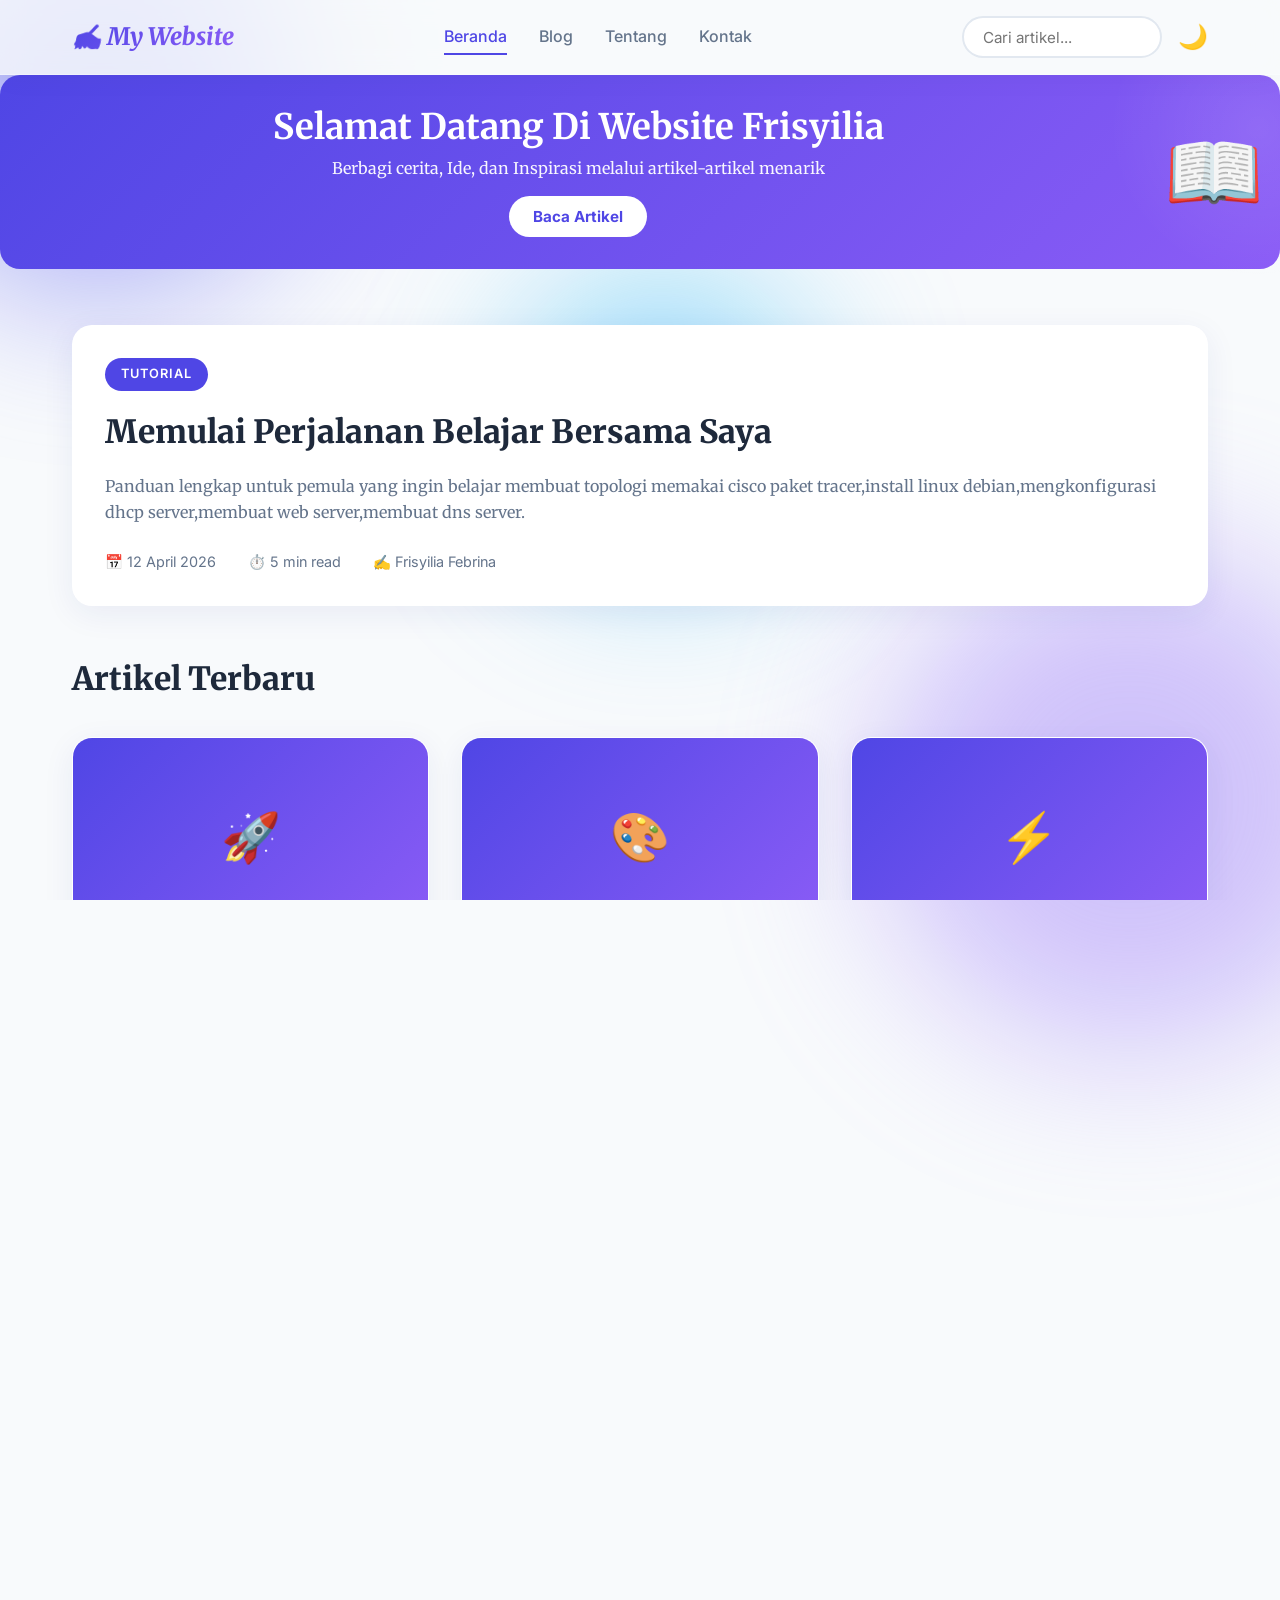
<file: index.html>
<!DOCTYPE html>
<html lang="id">
<head>
    <meta charset="UTF-8">
    <meta name="viewport" content="width=device-width, initial-scale=1.0">
    <title>My Blog - Berbagi Inspirasi dan Pengetahuan</title>
    
    <!-- Google Fonts -->
    <link rel="preconnect" href="https://fonts.googleapis.com">
    <link rel="preconnect" href="https://fonts.gstatic.com" crossorigin>
    <link href="https://fonts.googleapis.com/css2?family=Inter:wght@300;400;500;600;700;800&family=Merriweather:wght@300;400;700&display=swap" rel="stylesheet">
    
    <!-- Cache Control -->
    <meta http-equiv="Cache-Control" content="no-cache, no-store, must-revalidate, max-age=0">
    <meta http-equiv="Pragma" content="no-cache">
    <meta http-equiv="Expires" content="0">
    
    <link rel="stylesheet" href="style.css?t=20260419">
</head>
<body>
    <!-- Background Animated Shapes -->
    <div class="bg-shape shape-1"></div>
    <div class="bg-shape shape-2"></div>
    <div class="bg-shape shape-3"></div>

    <!-- Navigation Bar -->
    <nav class="navbar">
        <div class="navbar-container">
            <div class="logo">✍️ My Website</div>
            <div class="nav-center">
                <a href="#home" class="nav-link active">Beranda</a>
                <a href="#blog" class="nav-link">Blog</a>
                <a href="#about" class="nav-link">Tentang</a>
                <a href="#contact" class="nav-link">Kontak</a>
            </div>
            <div class="nav-right">
                <input type="text" class="search-box" id="searchBox" placeholder="Cari artikel...">
                <button class="theme-toggle" id="themeToggle">🌙</button>
            </div>
        </div>
    </nav>

    <!-- Hero Section -->
    <section class="hero" id="home">
        <div class="hero-content">
            <h1>Selamat Datang Di Website Frisyilia</h1>
            <p>Berbagi cerita, Ide, dan Inspirasi melalui artikel-artikel menarik</p>
            <button class="cta-button" onclick="document.getElementById('blog').scrollIntoView({behavior: 'smooth'})">Baca Artikel</button>
        </div>
        <div class="hero-image">📖</div>
    </section>

    <!-- Main Container -->
    <div class="container">
        <!-- Main Content -->
        <main class="content" id="blog">
            <!-- Featured Post -->
            <section class="featured-section">
                <div id="featuredPost" class="featured-post"></div>
            </section>

            <!-- Posts Grid -->
            <section class="posts-section">
                <h2>Artikel Terbaru</h2>
                <div class="posts-grid" id="postsGrid"></div>
            </section>
            <!-- Category Section -->
            <section class="category-section">
                <h3>Kategori</h3>
                <div class="category-tags" id="categoryTags"></div>
            </section>

            <!-- About Section -->
            <section class="about-section" id="about">
                <h2>Tentang Saya</h2>
                <div class="about-content">
                    <img src="Karakter.jpg" alt="Author" class="about-image">
                    <div class="about-text">
                        <h3>Selamat Datang 👋</h3>
                        <p>website ini adalah tempat saya berbagi pengetahuan, pengalaman, dan inspirasi seputar pembelajaran dan pengembangan diri. Semoga artikel-artikel di sini bermanfaat bagi Anda.</p>
                        <p>Terima kasih telah mengunjungi. Jangan ragu untuk bertanya jika masih ada yang membingungkan di setiap artikel.</p>
                    </div>
                </div>
            </section>

            <!-- Contact Section -->
            <section class="contact-section" id="contact">
                <h2>Hubungi Saya</h2>
                <form class="contact-form" id="contactForm">
                    <div class="form-group">
                        <input type="text" id="contactName" placeholder="Nama Anda" value="Frisyilia Febrina" disabled>
                    </div>
                    <div class="form-group">
                        <input type="email" id="contactEmail" placeholder="Email Anda" value="frisyilia25febrina@gmail.com" disabled>
                    </div>
                    <div class="form-group">
                        <input type="tel" id="contactPhone" placeholder="No Telepon Anda" value="0857-2502-8988" disabled>
                    </div>
                </form>
            </section>
        </main>
    </div>


    <!-- Footer -->
    <footer class="footer">
        <div class="footer-content">
            <p>&copy; 2026 My Blog. Semua hak dilindungi.</p>
            <div class="social-links">
                <a href="#" class="social-icon">📘</a>
                <a href="#" class="social-icon">🐦</a>
                <a href="#" class="social-icon">📷</a>
            </div>
        </div>
    </footer>

    <!-- Modal Post Detail -->
    <div id="postModal" class="modal">
        <div class="modal-content modal-large">
            <div class="modal-header">
                <button class="modal-close" id="closePostModal">&times;</button>
            </div>
            <div id="postModalContent" class="post-detail">
                <!-- Post detail akan di-generate dengan JavaScript -->
            </div>
        </div>
    </div>

    <script src="script-blog.js?t=20260419"></script>
</body>
</html>
</file>
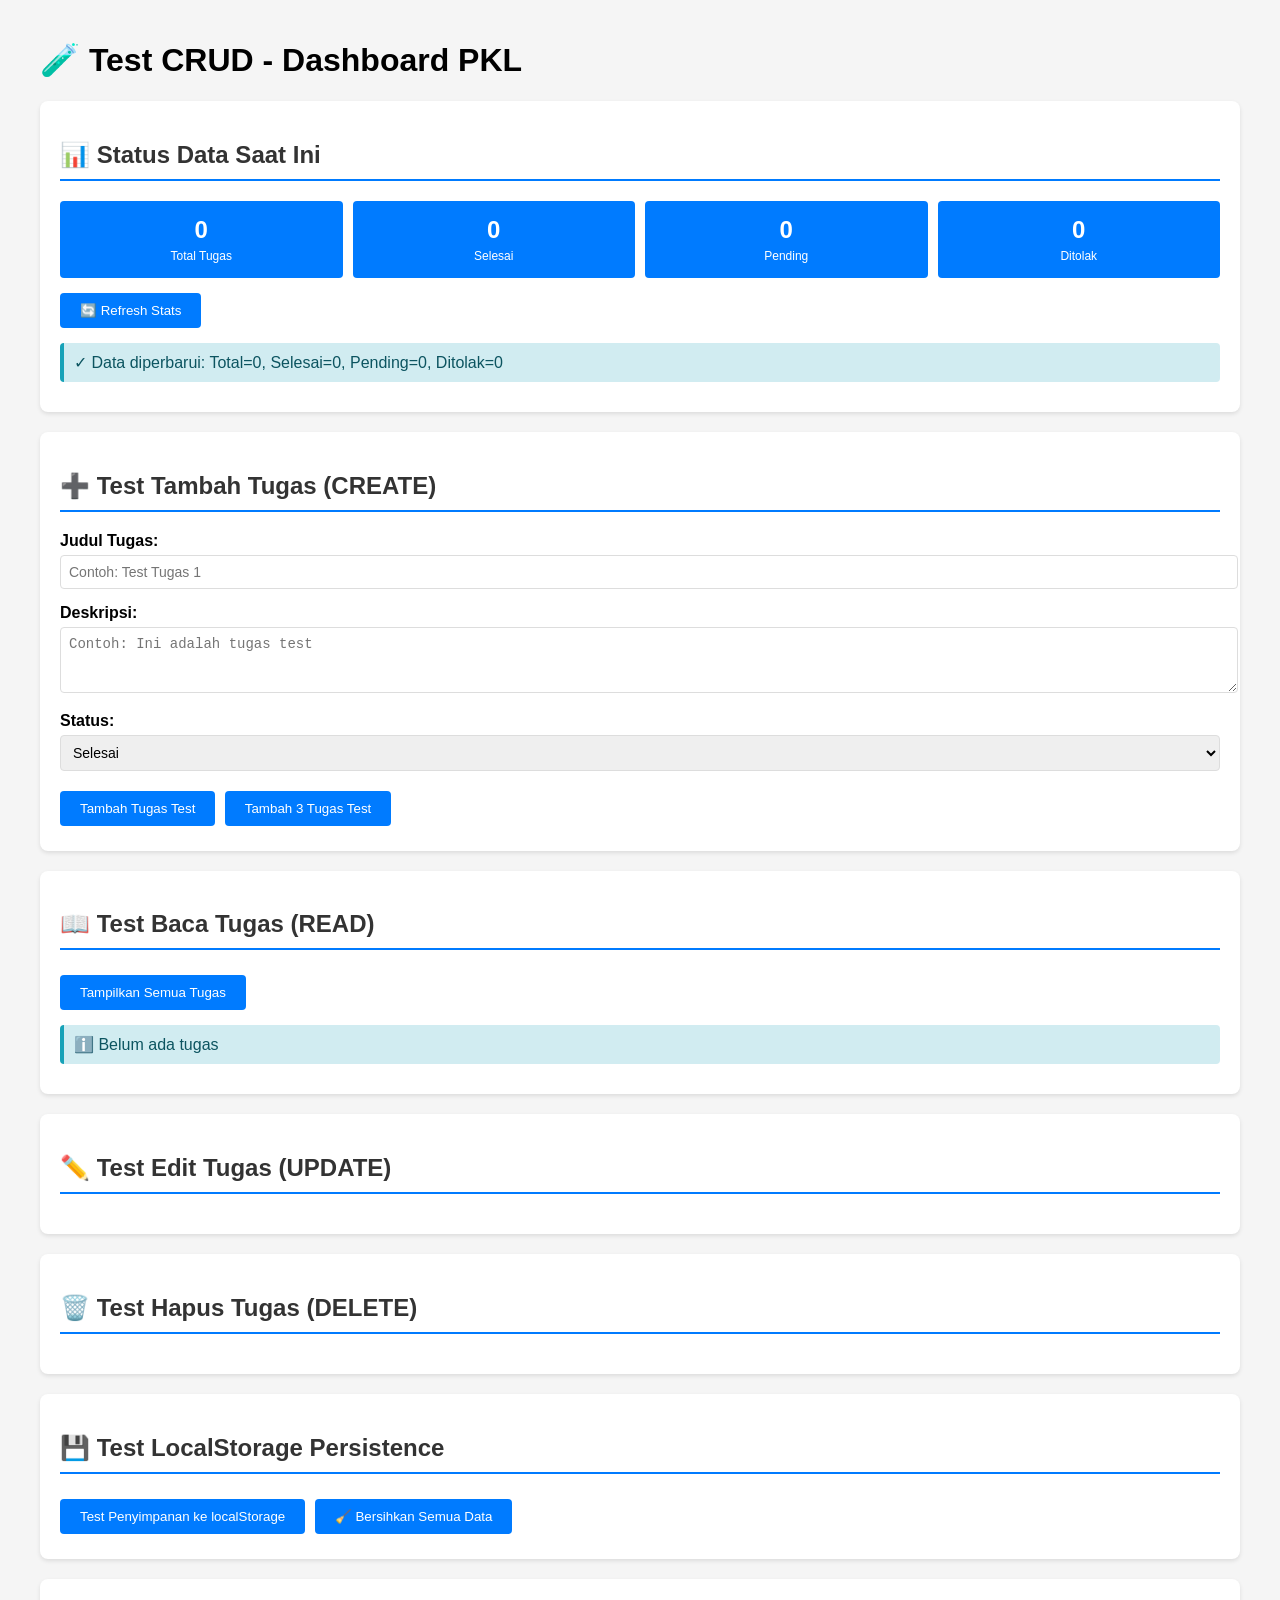
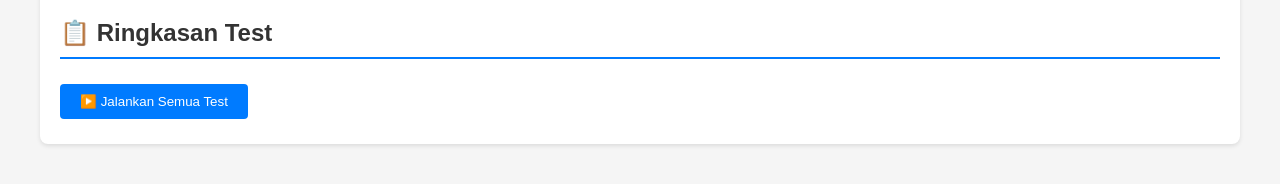
<file: test-crud.html>
<!DOCTYPE html>
<html lang="id">
<head>
    <meta charset="UTF-8">
    <meta name="viewport" content="width=device-width, initial-scale=1.0">
    <title>Test CRUD - Dashboard PKL</title>
    <style>
        body {
            font-family: Arial, sans-serif;
            max-width: 1200px;
            margin: 0 auto;
            padding: 20px;
            background-color: #f5f5f5;
        }
        .test-container {
            background: white;
            border-radius: 8px;
            padding: 20px;
            margin-bottom: 20px;
            box-shadow: 0 2px 4px rgba(0,0,0,0.1);
        }
        h2 { color: #333; border-bottom: 2px solid #007bff; padding-bottom: 10px; }
        .test-result {
            padding: 10px;
            margin: 10px 0;
            border-left: 4px solid #ccc;
            border-radius: 4px;
        }
        .test-result.success {
            background-color: #d4edda;
            border-color: #28a745;
            color: #155724;
        }
        .test-result.error {
            background-color: #f8d7da;
            border-color: #dc3545;
            color: #721c24;
        }
        .test-result.info {
            background-color: #d1ecf1;
            border-color: #17a2b8;
            color: #0c5460;
        }
        button {
            background-color: #007bff;
            color: white;
            padding: 10px 20px;
            border: none;
            border-radius: 4px;
            cursor: pointer;
            margin: 5px 5px 5px 0;
        }
        button:hover { background-color: #0056b3; }
        button.danger {
            background-color: #dc3545;
        }
        button.danger:hover {
            background-color: #c82333;
        }
        table {
            width: 100%;
            border-collapse: collapse;
            margin-top: 10px;
        }
        table th, table td {
            border: 1px solid #ddd;
            padding: 12px;
            text-align: left;
        }
        table th {
            background-color: #007bff;
            color: white;
        }
        table tr:nth-child(even) {
            background-color: #f9f9f9;
        }
        .form-group {
            margin-bottom: 15px;
        }
        label {
            display: block;
            margin-bottom: 5px;
            font-weight: bold;
        }
        input, textarea, select {
            width: 100%;
            padding: 8px;
            border: 1px solid #ddd;
            border-radius: 4px;
            font-size: 14px;
        }
        .stats {
            display: grid;
            grid-template-columns: repeat(4, 1fr);
            gap: 10px;
            margin: 10px 0;
        }
        .stat-box {
            background: #007bff;
            color: white;
            padding: 15px;
            border-radius: 4px;
            text-align: center;
        }
        .stat-box .value {
            font-size: 24px;
            font-weight: bold;
        }
        .stat-box .label {
            font-size: 12px;
            margin-top: 5px;
        }

        /* Responsive Design */
        @media (max-width: 1024px) {
            body {
                padding: 15px;
            }
            table th, table td {
                padding: 10px;
                font-size: 14px;
            }
            .stats {
                grid-template-columns: repeat(2, 1fr);
            }
        }

        @media (max-width: 768px) {
            body {
                padding: 10px;
                font-size: 14px;
            }
            .test-container {
                padding: 15px;
                margin-bottom: 15px;
            }
            h1 {
                font-size: 22px;
                margin: 10px 0;
                text-align: center;
            }
            h2 {
                font-size: 18px;
                padding-bottom: 8px;
            }
            table {
                font-size: 13px;
            }
            table th, table td {
                padding: 8px;
            }
            button {
                padding: 8px 15px;
                font-size: 14px;
                margin: 5px 3px 5px 0;
                width: 100%;
            }
            input, textarea, select {
                padding: 10px;
                font-size: 16px;
                width: 100%;
            }
            .form-group {
                margin-bottom: 12px;
            }
            label {
                font-size: 14px;
                margin-bottom: 5px;
            }
            .stats {
                grid-template-columns: repeat(2, 1fr);
                gap: 8px;
            }
            .stat-box {
                padding: 12px;
            }
            .stat-box .value {
                font-size: 20px;
            }
            .stat-box .label {
                font-size: 11px;
                margin-top: 3px;
            }
            .test-result {
                padding: 8px;
                margin: 8px 0;
                font-size: 13px;
            }
        }

        @media (max-width: 480px) {
            body {
                padding: 8px;
                font-size: 13px;
            }
            .test-container {
                padding: 12px;
                margin-bottom: 10px;
            }
            h1 {
                font-size: 18px;
                margin: 8px 0;
            }
            h2 {
                font-size: 16px;
                padding-bottom: 6px;
                margin-bottom: 10px;
            }
            table {
                font-size: 12px;
                margin-top: 8px;
            }
            table th, table td {
                padding: 6px;
                font-size: 11px;
                text-align: left;
                overflow-x: auto;
            }
            button {
                padding: 8px 12px;
                font-size: 13px;
                margin: 4px 0;
                width: 100%;
                box-sizing: border-box;
                display: block;
            }
            input, textarea, select {
                padding: 8px;
                font-size: 16px;
                width: 100%;
                box-sizing: border-box;
            }
            .form-group {
                margin-bottom: 10px;
            }
            label {
                font-size: 13px;
                margin-bottom: 4px;
            }
            .stats {
                grid-template-columns: repeat(2, 1fr);
                gap: 6px;
            }
            .stat-box {
                padding: 10px;
            }
            .stat-box .value {
                font-size: 18px;
            }
            .stat-box .label {
                font-size: 10px;
                margin-top: 2px;
            }
            .test-result {
                padding: 6px;
                margin: 6px 0;
                font-size: 12px;
                border-left: 3px solid;
            }
        }

        @media (max-width: 360px) {
            body {
                padding: 5px;
                font-size: 12px;
            }
            .test-container {
                padding: 10px;
                margin-bottom: 8px;
            }
            h1 {
                font-size: 16px;
                margin: 5px 0;
            }
            h2 {
                font-size: 14px;
                padding-bottom: 5px;
                margin-bottom: 8px;
            }
            table th, table td {
                padding: 5px;
                font-size: 10px;
            }
            button {
                padding: 6px 10px;
                font-size: 12px;
                margin: 3px 0;
            }
            .stats {
                grid-template-columns: 1fr;
                gap: 5px;
            }
            .stat-box {
                padding: 8px;
            }
            .stat-box .value {
                font-size: 16px;
            }
            .stat-box .label {
                font-size: 9px;
            }
        }
    </style>
</head>
<body>
    <h1>🧪 Test CRUD - Dashboard PKL</h1>
    
    <!-- Test Data Status -->
    <div class="test-container">
        <h2>📊 Status Data Saat Ini</h2>
        <div class="stats">
            <div class="stat-box">
                <div class="value" id="totalTasks">0</div>
                <div class="label">Total Tugas</div>
            </div>
            <div class="stat-box">
                <div class="value" id="completedTasks">0</div>
                <div class="label">Selesai</div>
            </div>
            <div class="stat-box">
                <div class="value" id="pendingTasks">0</div>
                <div class="label">Pending</div>
            </div>
            <div class="stat-box">
                <div class="value" id="rejectedTasks">0</div>
                <div class="label">Ditolak</div>
            </div>
        </div>
        <button onclick="refreshStats()">🔄 Refresh Stats</button>
        <div id="statsResult"></div>
    </div>

    <!-- Test Create -->
    <div class="test-container">
        <h2>➕ Test Tambah Tugas (CREATE)</h2>
        <div class="form-group">
            <label for="testTitle">Judul Tugas:</label>
            <input type="text" id="testTitle" placeholder="Contoh: Test Tugas 1">
        </div>
        <div class="form-group">
            <label for="testDesc">Deskripsi:</label>
            <textarea id="testDesc" placeholder="Contoh: Ini adalah tugas test" rows="3"></textarea>
        </div>
        <div class="form-group">
            <label for="testStatus">Status:</label>
            <select id="testStatus">
                <option value="selesai">Selesai</option>
                <option value="pending">Pending</option>
                <option value="ditolak">Ditolak</option>
            </select>
        </div>
        <button onclick="testAddTask()">Tambah Tugas Test</button>
        <button onclick="testAddMultiple()">Tambah 3 Tugas Test</button>
        <div id="createResult"></div>
    </div>

    <!-- Test Read -->
    <div class="test-container">
        <h2>📖 Test Baca Tugas (READ)</h2>
        <button onclick="testReadAll()">Tampilkan Semua Tugas</button>
        <div id="readResult"></div>
    </div>

    <!-- Test Update -->
    <div class="test-container">
        <h2>✏️ Test Edit Tugas (UPDATE)</h2>
        <div id="updateContainer"></div>
        <div id="updateResult"></div>
    </div>

    <!-- Test Delete -->
    <div class="test-container">
        <h2>🗑️ Test Hapus Tugas (DELETE)</h2>
        <div id="deleteContainer"></div>
        <div id="deleteResult"></div>
    </div>

    <!-- Test LocalStorage -->
    <div class="test-container">
        <h2>💾 Test LocalStorage Persistence</h2>
        <button onclick="testStoragePersistence()">Test Penyimpanan ke localStorage</button>
        <button onclick="clearAllData()">🧹 Bersihkan Semua Data</button>
        <div id="storageResult"></div>
    </div>

    <!-- Test Summary -->
    <div class="test-container">
        <h2>📋 Ringkasan Test</h2>
        <button onclick="runAllTests()">▶️ Jalankan Semua Test</button>
        <div id="testSummary"></div>
    </div>

    <script>
        // Ambil data dari localStorage
        function getTasksData() {
            return JSON.parse(localStorage.getItem('tasksData')) || [];
        }

        // Simpan data ke localStorage
        function saveTasksData(data) {
            localStorage.setItem('tasksData', JSON.stringify(data));
        }

        // Refresh stats
        function refreshStats() {
            const tasks = getTasksData();
            const total = tasks.length;
            const completed = tasks.filter(t => t.status === 'selesai').length;
            const pending = tasks.filter(t => t.status === 'pending').length;
            const rejected = tasks.filter(t => t.status === 'ditolak').length;

            document.getElementById('totalTasks').textContent = total;
            document.getElementById('completedTasks').textContent = completed;
            document.getElementById('pendingTasks').textContent = pending;
            document.getElementById('rejectedTasks').textContent = rejected;

            const resultDiv = document.getElementById('statsResult');
            resultDiv.innerHTML = `<div class="test-result info">✓ Data diperbarui: Total=${total}, Selesai=${completed}, Pending=${pending}, Ditolak=${rejected}</div>`;
        }

        // Test: Tambah Tugas
        function testAddTask() {
            const title = document.getElementById('testTitle').value.trim();
            const desc = document.getElementById('testDesc').value.trim();
            const status = document.getElementById('testStatus').value;

            if (!title || !desc) {
                showResult('createResult', 'Silakan isi judul dan deskripsi', 'error');
                return;
            }

            const tasks = getTasksData();
            const newId = tasks.length > 0 ? Math.max(...tasks.map(t => t.id)) + 1 : 1;
            
            tasks.push({
                id: newId,
                icon: '📋',
                title,
                description: desc,
                status
            });

            saveTasksData(tasks);
            refreshStats();

            showResult('createResult', `✓ Tugas berhasil ditambahkan! ID: ${newId}, Title: "${title}"`, 'success');
            document.getElementById('testTitle').value = '';
            document.getElementById('testDesc').value = '';
            testReadAll();
        }

        // Test: Tambah 3 Tugas Sekaligus
        function testAddMultiple() {
            const sampleTasks = [
                { title: 'Test Tugas 1', desc: 'Deskripsi test 1', status: 'pending' },
                { title: 'Test Tugas 2', desc: 'Deskripsi test 2', status: 'selesai' },
                { title: 'Test Tugas 3', desc: 'Deskripsi test 3', status: 'pending' }
            ];

            const tasks = getTasksData();
            sampleTasks.forEach((sample, index) => {
                const newId = tasks.length > 0 ? Math.max(...tasks.map(t => t.id)) + 1 : 1;
                tasks.push({
                    id: newId,
                    icon: '📋',
                    title: sample.title,
                    description: sample.desc,
                    status: sample.status
                });
            });

            saveTasksData(tasks);
            refreshStats();

            showResult('createResult', '✓ 3 tugas test berhasil ditambahkan!', 'success');
            testReadAll();
        }

        // Test: Baca Semua Tugas
        function testReadAll() {
            const tasks = getTasksData();
            const resultDiv = document.getElementById('readResult');

            if (tasks.length === 0) {
                resultDiv.innerHTML = '<div class="test-result info">ℹ️ Belum ada tugas</div>';
                document.getElementById('updateContainer').innerHTML = '';
                document.getElementById('deleteContainer').innerHTML = '';
                return;
            }

            let html = '<table><tr><th>ID</th><th>Icon</th><th>Judul</th><th>Deskripsi</th><th>Status</th></tr>';
            tasks.forEach(task => {
                html += `<tr>
                    <td>${task.id}</td>
                    <td>${task.icon || '📋'}</td>
                    <td>${task.title}</td>
                    <td>${task.description}</td>
                    <td><strong>${task.status}</strong></td>
                </tr>`;
            });
            html += '</table>';
            resultDiv.innerHTML = `<div class="test-result success">✓ Total ${tasks.length} tugas ditemukan</div>` + html;

            // Generate update and delete forms
            generateUpdateForms(tasks);
            generateDeleteButtons(tasks);
        }

        // Generate Update Forms
        function generateUpdateForms(tasks) {
            const container = document.getElementById('updateContainer');
            let html = '';
            
            if (tasks.length > 0) {
                const task = tasks[0]; // Edit tugas pertama
                html = `
                    <div class="test-result info">📝 Edit Tugas ID: ${task.id} - "${task.title}"</div>
                    <div class="form-group">
                        <label>Judul Baru:</label>
                        <input type="text" id="updateTitle" value="${task.title}">
                    </div>
                    <div class="form-group">
                        <label>Deskripsi Baru:</label>
                        <textarea id="updateDesc" rows="3">${task.description}</textarea>
                    </div>
                    <div class="form-group">
                        <label>Status Baru:</label>
                        <select id="updateStatus">
                            <option value="selesai" ${task.status === 'selesai' ? 'selected' : ''}>Selesai</option>
                            <option value="pending" ${task.status === 'pending' ? 'selected' : ''}>Pending</option>
                            <option value="ditolak" ${task.status === 'ditolak' ? 'selected' : ''}>Ditolak</option>
                        </select>
                    </div>
                    <button onclick="testUpdateTask(${task.id})">Simpan Perubahan</button>
                `;
            }
            
            container.innerHTML = html;
        }

        // Test: Update Tugas
        function testUpdateTask(taskId) {
            const title = document.getElementById('updateTitle').value.trim();
            const desc = document.getElementById('updateDesc').value.trim();
            const status = document.getElementById('updateStatus').value;

            if (!title || !desc) {
                showResult('updateResult', 'Silakan isi semua field', 'error');
                return;
            }

            const tasks = getTasksData();
            const taskIndex = tasks.findIndex(t => t.id === taskId);

            if (taskIndex === -1) {
                showResult('updateResult', 'Tugas tidak ditemukan', 'error');
                return;
            }

            const oldData = { ...tasks[taskIndex] };
            tasks[taskIndex] = {
                ...tasks[taskIndex],
                title,
                description: desc,
                status
            };

            saveTasksData(tasks);
            refreshStats();

            showResult('updateResult', `✓ Tugas ID ${taskId} berhasil diperbarui!<br>Sebelum: "${oldData.title}" → Sesudah: "${title}"`, 'success');
            testReadAll();
        }

        // Generate Delete Buttons
        function generateDeleteButtons(tasks) {
            const container = document.getElementById('deleteContainer');
            let html = '';
            
            if (tasks.length > 0) {
                html = '<div class="test-result info">Pilih tugas yang ingin dihapus:</div>';
                tasks.slice(0, 3).forEach(task => {
                    html += `<button class="danger" onclick="testDeleteTask(${task.id})" style="margin: 5px;">🗑️ Hapus: ${task.title} (ID: ${task.id})</button>`;
                });
            }
            
            container.innerHTML = html;
        }

        // Test: Delete Tugas
        function testDeleteTask(taskId) {
            const tasks = getTasksData();
            const taskIndex = tasks.findIndex(t => t.id === taskId);

            if (taskIndex === -1) {
                showResult('deleteResult', 'Tugas tidak ditemukan', 'error');
                return;
            }

            const deletedTask = tasks[taskIndex];
            tasks.splice(taskIndex, 1);

            saveTasksData(tasks);
            refreshStats();

            showResult('deleteResult', `✓ Tugas ID ${taskId} "${deletedTask.title}" berhasil dihapus!`, 'success');
            testReadAll();
        }

        // Test: Storage Persistence
        function testStoragePersistence() {
            const tasks = getTasksData();
            const testData = JSON.stringify(tasks);
            localStorage.setItem('testPersistence', testData);
            const retrieved = localStorage.getItem('testPersistence');

            if (testData === retrieved) {
                showResult('storageResult', `✓ Data berhasil disimpan dan diambil dari localStorage! (${tasks.length} tugas)`, 'success');
            } else {
                showResult('storageResult', '❌ Gagal menyimpan/mengambil data dari localStorage', 'error');
            }
        }

        // Clear All Data
        function clearAllData() {
            if (confirm('Apakah Anda yakin ingin menghapus semua data?')) {
                localStorage.removeItem('tasksData');
                refreshStats();
                document.getElementById('readResult').innerHTML = '';
                document.getElementById('updateContainer').innerHTML = '';
                document.getElementById('deleteContainer').innerHTML = '';
                showResult('deleteResult', '✓ Semua data berhasil dihapus', 'success');
            }
        }

        // Helper: Show Result
        function showResult(elementId, message, type) {
            const resultDiv = document.getElementById(elementId);
            resultDiv.innerHTML = `<div class="test-result ${type}">${message}</div>`;
        }

        // Run All Tests
        function runAllTests() {
            const summary = document.getElementById('testSummary');
            summary.innerHTML = '<div class="test-result info">⏳ Menjalankan semua test...</div>';

            try {
                // Clear existing data
                localStorage.removeItem('tasksData');
                refreshStats();

                // Test 1: Tambah tugas
                testAddMultiple();
                let tasks = getTasksData();
                const test1Pass = tasks.length === 3;

                // Test 2: Baca tugas
                const getTasksTest = tasks.length > 0;

                // Test 3: Edit tugas
                if (test1Pass && tasks.length > 0) {
                    tasks[0].title = 'Test Edit Tugas';
                    saveTasksData(tasks);
                    testReadAll();
                }
                const test3Pass = tasks[0].title === 'Test Edit Tugas';

                // Test 4: Storage Persistence
                const persistTest = localStorage.getItem('tasksData') !== null;

                // Summary
                let summaryHTML = '<div style="padding: 10px; background: #e8f5e9; border: 1px solid #4caf50; border-radius: 4px;">';
                summaryHTML += '<h3>✅ Hasil Test CRUD:</h3>';
                summaryHTML += `<p>✓ CREATE - Tambah 3 Tugas: ${test1Pass ? '✅ BERHASIL' : '❌ GAGAL'}</p>`;
                summaryHTML += `<p>✓ READ - Baca Tugas: ${getTasksTest ? '✅ BERHASIL' : '❌ GAGAL'}</p>`;
                summaryHTML += `<p>✓ UPDATE - Edit Tugas: ${test3Pass ? '✅ BERHASIL' : '❌ GAGAL'}</p>`;
                summaryHTML += `<p>✓ PERSISTENCE - Simpan Data: ${persistTest ? '✅ BERHASIL' : '❌ GAGAL'}</p>`;
                summaryHTML += '<hr>';
                summaryHTML += `<p><strong>KESIMPULAN:</strong> Semua fitur CRUD dan penyimpanan data berfungsi dengan baik! 🎉</p>`;
                summaryHTML += '</div>';

                summary.innerHTML = summaryHTML;
            } catch (error) {
                showResult('testSummary', `❌ Error: ${error.message}`, 'error');
            }
        }

        // Initialize
        window.addEventListener('load', () => {
            refreshStats();
            testReadAll();
        });
    </script>
</body>
</html>
</file>
<file: style.css>
/* =========================================
   Modern Blog - Premium Design
   Theme: Glassmorphism & Clean
========================================= */

@import url('https://fonts.googleapis.com/css2?family=Inter:wght@300;400;500;600;700;800&family=Merriweather:wght@300;400;700&display=swap');

:root {
    /* Color Palette */
    --primary: #4f46e5;
    --primary-light: #6366f1;
    --primary-dark: #4338ca;
    
    --secondary: #8b5cf6;
    --secondary-light: #a78bfa;
    
    --gradient-1: linear-gradient(135deg, #4f46e5 0%, #8b5cf6 100%);
    --gradient-hover: linear-gradient(135deg, #4338ca 0%, #7c3aed 100%);
    
    --bg-main: #f8fafc;
    --bg-glass: rgba(255, 255, 255, 0.7);
    --bg-glass-hover: rgba(255, 255, 255, 0.95);
    
    --text-main: #1e293b;
    --text-muted: #64748b;
    
    --success: #10b981;
    --success-bg: #d1fae5;
    --danger: #ef4444;
    --danger-bg: #fee2e2;

    /* Borders & Shadows */
    --border-glass: 1px solid rgba(255, 255, 255, 0.5);
    --shadow-soft: 0 8px 32px rgba(31, 38, 135, 0.07);
    --shadow-hover: 0 15px 35px rgba(79, 70, 229, 0.15);
    --radius-lg: 20px;
    --radius-md: 14px;
    --radius-sm: 8px;
    
    /* Transitions */
    --trans-fast: 0.2s ease;
    --trans-smooth: 0.3s cubic-bezier(0.4, 0, 0.2, 1);
}

* {
    margin: 0;
    padding: 0;
    box-sizing: border-box;
}

html, body {
    height: 100%;
    width: 100%;
    overflow-x: hidden;
}

body {
    font-family: 'Merriweather', serif;
    color: var(--text-main);
    background: var(--bg-main);
    min-height: 100vh;
    display: flex;
    flex-direction: column;
    position: relative;
    font-size: 16px;
    line-height: 1.6;
}

/* Background Animated Shapes */
.bg-shape {
    position: fixed;
    filter: blur(80px);
    z-index: -1;
    border-radius: 50%;
    animation: float 20s infinite alternate;
    opacity: 0.5;
}

.shape-1 {
    top: -100px;
    left: -100px;
    width: 400px;
    height: 400px;
    background: var(--primary-light);
}

.shape-2 {
    bottom: -150px;
    right: -100px;
    width: 500px;
    height: 500px;
    background: var(--secondary-light);
    animation-delay: -5s;
}

.shape-3 {
    top: 30%;
    left: 40%;
    width: 300px;
    height: 300px;
    background: #38bdf8;
    animation-duration: 25s;
    animation-delay: -10s;
}

@keyframes float {
    0% { transform: translate(0, 0) scale(1); }
    100% { transform: translate(0, -20px) scale(1); }
}

/* Navbar */
.navbar {
    position: sticky;
    top: 0;
    z-index: 100;
    background: rgba(248, 250, 252, 0.8);
    backdrop-filter: blur(12px);
    -webkit-backdrop-filter: blur(12px);
    border-bottom: 1px solid rgba(255, 255, 255, 0.3);
    box-shadow: 0 4px 30px rgba(0, 0, 0, 0.03);
}

.navbar-container {
    max-width: 1200px;
    margin: 0 auto;
    padding: 1rem 2rem;
    display: flex;
    justify-content: space-between;
    align-items: center;
    gap: 2rem;
}

.logo {
    font-size: 1.5rem;
    font-weight: 800;
    background: var(--gradient-1);
    -webkit-background-clip: text;
    -webkit-text-fill-color: transparent;
    font-style: italic;
}

.nav-center {
    display: flex;
    gap: 2rem;
    align-items: center;
}

.nav-link {
    text-decoration: none;
    color: var(--text-muted);
    font-weight: 500;
    font-family: 'Inter', sans-serif;
    transition: var(--trans-smooth);
    position: relative;
}

.nav-link:hover,
.nav-link.active {
    color: var(--primary);
}

.nav-link.active::after {
    content: '';
    position: absolute;
    bottom: -5px;
    left: 0;
    right: 0;
    height: 2px;
    background: var(--primary);
}

.nav-right {
    display: flex;
    gap: 1rem;
    align-items: center;
}

.search-box {
    padding: 0.6rem 1.2rem;
    border: 2px solid #e2e8f0;
    border-radius: 50px;
    background: white;
    font-family: 'Inter', sans-serif;
    font-size: 0.95rem;
    transition: var(--trans-smooth);
    width: 200px;
}

.search-box:focus {
    outline: none;
    border-color: var(--primary);
    box-shadow: 0 0 0 3px rgba(79, 70, 229, 0.1);
}

.theme-toggle {
    background: none;
    border: none;
    font-size: 1.5rem;
    cursor: pointer;
    transition: transform var(--trans-smooth);
}

.theme-toggle:hover {
    transform: rotate(20deg) scale(1.1);
}

/* Container */
.container {
    max-width: 1200px;
    margin: 0 auto;
    padding: 2rem;
    flex: 1;
    width: 100%;
}

/* Hero Section */
.hero {
    text-align: center;
    padding: 2rem 1rem;
    background: var(--gradient-1);
    color: white;
    border-radius: var(--radius-lg);
    margin-bottom: 1.5rem;
    display: flex;
    align-items: center;
    justify-content: center;
    gap: 1.5rem;
    position: relative;
    overflow: visible;
    width: 100%;
    box-sizing: border-box;
    min-height: auto;
    max-height: none;
}

.hero::before {
    content: '';
    position: absolute;
    top: -50%;
    right: -10%;
    width: 300px;
    height: 300px;
    background: radial-gradient(circle, rgba(255,255,255,0.1) 0%, rgba(255,255,255,0) 70%);
    border-radius: 50%;
}

.hero-content {
    max-width: 100%;
    z-index: 1;
    width: 100%;
    padding: 0;
    box-sizing: border-box;
}

.hero h1 {
    font-size: 2.2rem;
    font-weight: 700;
    margin-bottom: 0.6rem;
    line-height: 1.15;
    word-wrap: break-word;
    overflow-wrap: break-word;
}

.hero p {
    font-size: 1rem;
    margin-bottom: 1rem;
    opacity: 0.95;
    word-wrap: break-word;
    overflow-wrap: break-word;
    line-height: 1.4;
    white-space: normal;
    max-width: 100%;
}

.cta-button {
    background: white;
    color: var(--primary);
    padding: 0.7rem 1.5rem;
    border: none;
    border-radius: 50px;
    font-weight: 700;
    font-family: 'Inter', sans-serif;
    font-size: 0.95rem;
    cursor: pointer;
    transition: var(--trans-smooth);
    display: inline-block;
    white-space: nowrap;
}

.cta-button:hover {
    transform: translateY(-2px);
    box-shadow: 0 15px 40px rgba(0,0,0,0.3);
}

.hero-image {
    font-size: 5rem;
    z-index: 1;
}

/* Featured Post */
.featured-section {
    margin-bottom: 3rem;
}

.featured-post {
    background: white;
    border-radius: var(--radius-lg);
    overflow: hidden;
    box-shadow: var(--shadow-soft);
    transition: var(--trans-smooth);
    cursor: pointer;
    border: var(--border-glass);
}

.featured-post:hover {
    box-shadow: var(--shadow-hover);
    transform: translateY(-5px);
}

.featured-post-img {
    width: 100%;
    height: 300px;
    object-fit: cover;
    background: var(--gradient-1);
    font-size: 4rem;
    display: flex;
    align-items: center;
    justify-content: center;
}

.featured-post-content {
    padding: 2rem;
}

.featured-post-category {
    display: inline-block;
    background: var(--primary);
    color: white;
    padding: 0.4rem 1rem;
    border-radius: 50px;
    font-size: 0.8rem;
    font-weight: 600;
    font-family: 'Inter', sans-serif;
    margin-bottom: 1rem;
    text-transform: uppercase;
    letter-spacing: 1px;
}

.featured-post-title {
    font-size: 2rem;
    font-weight: 800;
    margin-bottom: 1rem;
    color: var(--text-main);
}

.featured-post-excerpt {
    font-size: 1rem;
    color: var(--text-muted);
    margin-bottom: 1.5rem;
    line-height: 1.6;
}

.featured-post-meta {
    display: flex;
    gap: 2rem;
    font-size: 0.9rem;
    color: var(--text-muted);
    font-family: 'Inter', sans-serif;
}

.featured-post-meta-item {
    display: flex;
    align-items: center;
    gap: 0.5rem;
}

/* Posts Section */
.posts-section h2 {
    font-size: 2rem;
    margin-bottom: 2rem;
    font-weight: 800;
    color: var(--text-main);
}

.posts-grid {
    display: grid;
    grid-template-columns: repeat(auto-fill, minmax(300px, 1fr));
    gap: 2rem;
    margin-bottom: 3rem;
}

.post-card {
    background: white;
    border-radius: var(--radius-lg);
    overflow: hidden;
    box-shadow: var(--shadow-soft);
    transition: var(--trans-smooth);
    cursor: pointer;
    border: var(--border-glass);
    display: flex;
    flex-direction: column;
}

.post-card:hover {
    shadow: var(--shadow-hover);
    transform: translateY(-10px);
}

.post-image {
    width: 100%;
    height: 200px;
    background: var(--gradient-1);
    display: flex;
    align-items: center;
    justify-content: center;
    font-size: 3rem;
    overflow: hidden;
}

.post-content {
    padding: 1.5rem;
    flex: 1;
    display: flex;
    flex-direction: column;
}

.post-category {
    display: inline-block;
    background: var(--primary);
    color: white;
    padding: 0.3rem 0.8rem;
    border-radius: 50px;
    font-size: 0.7rem;
    font-weight: 600;
    font-family: 'Inter', sans-serif;
    margin-bottom: 0.8rem;
    text-transform: uppercase;
    letter-spacing: 0.5px;
    width: fit-content;
}

.post-title {
    font-size: 1.3rem;
    font-weight: 700;
    margin-bottom: 0.8rem;
    color: var(--text-main);
    line-height: 1.3;
}

.post-excerpt {
    font-size: 0.95rem;
    color: var(--text-muted);
    margin-bottom: 1rem;
    flex: 1;
    line-height: 1.5;
}

.post-meta {
    display: flex;
    gap: 1.5rem;
    font-size: 0.8rem;
    color: var(--text-muted);
    font-family: 'Inter', sans-serif;
    margin-top: auto;
}

.post-meta-item {
    display: flex;
    align-items: center;
    gap: 0.4rem;
}

/* Category Section */
.category-section {
    background: rgba(255,255,255,0.8);
    backdrop-filter: blur(10px);
    padding: 2rem;
    border-radius: var(--radius-lg);
    margin-bottom: 3rem;
    box-shadow: var(--shadow-soft);
}

.category-section h3 {
    font-size: 1.5rem;
    margin-bottom: 1.5rem;
    font-weight: 700;
    color: var(--text-main);
}

.category-tags {
    display: flex;
    gap: 1rem;
    flex-wrap: wrap;
}

.category-tag {
    padding: 0.6rem 1.2rem;
    border: 2px solid #e2e8f0;
    background: white;
    border-radius: 50px;
    cursor: pointer;
    font-weight: 600;
    font-family: 'Inter', sans-serif;
    font-size: 0.9rem;
    color: var(--text-main);
    transition: var(--trans-smooth);
}

.category-tag:hover,
.category-tag.active {
    background: var(--gradient-1);
    color: white;
    border-color: var(--primary);
}

/* About Section */
.about-section {
    background: rgba(255,255,255,0.8);
    backdrop-filter: blur(10px);
    padding: 2rem;
    border-radius: var(--radius-lg);
    margin-bottom: 3rem;
    box-shadow: var(--shadow-soft);
}

.about-section h2 {
    font-size: 1.8rem;
    margin-bottom: 2rem;
    font-weight: 800;
    color: var(--text-main);
}

.about-content {
    display: flex;
    align-items: center;
    gap: 2rem;
}

.about-image {
    width: 150px;
    height: 150px;
    border-radius: 50%;
    object-fit: cover;
    box-shadow: var(--shadow-soft);
    flex-shrink: 0;
}

.about-text h3 {
    font-size: 1.3rem;
    margin-bottom: 1rem;
    font-weight: 700;
    color: var(--text-main);
}

.about-text p {
    font-size: 1rem;
    color: var(--text-muted);
    margin-bottom: 1rem;
    line-height: 1.6;
}

/* Contact Section */
.contact-section {
    background: rgba(255,255,255,0.8);
    backdrop-filter: blur(10px);
    padding: 2rem;
    border-radius: var(--radius-lg);
    margin-bottom: 3rem;
    max-width: 600px;
    margin-left: auto;
    margin-right: auto;
    box-shadow: var(--shadow-soft);
}

.contact-section h2 {
    font-size: 1.8rem;
    margin-bottom: 2rem;
    font-weight: 800;
    color: var(--text-main);
}

.contact-form {
    display: grid;
    grid-template-columns: 1fr 1fr;
    gap: 1.5rem;
}

.form-group {
    grid-column: span 1;
}

.form-group:nth-child(3) {
    grid-column: span 2;
}

.form-group input,
.form-group textarea {
    width: 100%;
    padding: 0.8rem 1rem;
    border: 2px solid #e2e8f0;
    border-radius: var(--radius-md);
    font-family: 'Inter', sans-serif;
    font-size: 0.95rem;
    transition: var(--trans-smooth);
    background: white;
    color: var(--text-main);
}

.form-group input:focus,
.form-group textarea:focus {
    outline: none;
    border-color: var(--primary);
    background: white;
    box-shadow: 0 0 0 3px rgba(79, 70, 229, 0.1);
}

.form-group textarea {
    resize: vertical;
    min-height: 100px;
}

/* Footer */
.footer {
    background: linear-gradient(135deg, rgba(30,41,59,0.9) 0%, rgba(15,23,42,0.95) 100%);
    color: white;
    text-align: center;
    padding: 2rem;
    margin-top: 2rem;
}

.footer p {
    margin-bottom: 1rem;
    opacity: 0.9;
}

.social-links {
    display: flex;
    justify-content: center;
    gap: 1.5rem;
}

.social-icon {
    font-size: 1.5rem;
    text-decoration: none;
    transition: var(--trans-smooth);
    display: inline-flex;
    align-items: center;
    justify-content: center;
    width: 50px;
    height: 50px;
    border-radius: 50%;
    background: rgba(255,255,255,0.1);
}

.social-icon:hover {
    background: rgba(255,255,255,0.2);
    transform: translateY(-5px);
}

/* Modal */
.modal {
    display: none;
    position: fixed;
    z-index: 1000;
    left: 0;
    top: 0;
    width: 100%;
    height: 100%;
    background-color: rgba(15, 23, 42, 0.6);
    backdrop-filter: blur(5px);
    align-items: center;
    justify-content: center;
    overflow-y: auto;
}

.modal.show {
    display: flex;
}

.modal-content {
    background: white;
    padding: 2rem;
    border-radius: var(--radius-lg);
    box-shadow: 0 25px 50px -12px rgba(0, 0, 0, 0.25);
    max-width: 700px;
    width: 95%;
    max-height: 85vh;
    overflow-y: auto;
    margin: auto;
}

.modal-header {
    display: flex;
    justify-content: space-between;
    align-items: center;
    margin-bottom: 1.5rem;
    padding-bottom: 1rem;
    border-bottom: 2px solid #e2e8f0;
}

.modal-close {
    background: none;
    border: none;
    font-size: 2rem;
    color: var(--text-muted);
    cursor: pointer;
    transition: var(--trans-smooth);
}

.modal-close:hover {
    color: var(--danger);
    transform: rotate(90deg);
}

.post-detail-title {
    font-size: 1.8rem;
    font-weight: 800;
    margin-bottom: 1rem;
    color: var(--text-main);
}

.post-detail-meta {
    display: flex;
    gap: 1.5rem;
    font-size: 0.9rem;
    color: var(--text-muted);
    font-family: 'Inter', sans-serif;
    margin-bottom: 2rem;
    flex-wrap: wrap;
}

.post-detail-category {
    display: inline-block;
    background: var(--primary);
    color: white;
    padding: 0.4rem 1rem;
    border-radius: 50px;
    font-size: 0.75rem;
    font-weight: 700;
    text-transform: uppercase;
}

.post-detail-body {
    font-size: 1rem;
    line-height: 1.8;
    color: var(--text-main);
}

.post-detail-body h3 {
    font-size: 1.4rem;
    font-weight: 700;
    margin-top: 1.5rem;
    margin-bottom: 1rem;
    color: var(--text-main);
}

.post-detail-body p {
    margin-bottom: 1.25rem;
    line-height: 1.8;
}

/* Responsive Design */
@media (max-width: 768px) {
    .navbar-container {
        flex-wrap: wrap;
        gap: 0.6rem;
        padding: 0.8rem 1rem;
    }
    
    .logo {
        font-size: 1.2rem;
        min-width: auto;
    }
    
    .nav-center {
        flex-wrap: wrap;
        justify-content: center;
        gap: 0.6rem;
        width: 100%;
    }
    
    .nav-link {
        font-size: 0.9rem;
        padding: 0.4rem 0.8rem;
    }
    
    .nav-right {
        width: 100%;
        justify-content: center;
        gap: 0.5rem;
    }
    
    .search-box {
        width: 90%;
        font-size: 0.9rem;
    }
    
    .hero {
        padding: 1.8rem 1rem;
        flex-direction: column;
        gap: 1.2rem;
        margin-bottom: 1.5rem;
    }
    
    .hero-content {
        max-width: 100%;
    }
    
    .hero h1 {
        font-size: 1.6rem;
        margin-bottom: 0.6rem;
    }
    
    .hero p {
        font-size: 0.95rem;
        margin-bottom: 1rem;
        line-height: 1.4;
        white-space: normal;
    }
    
    .cta-button {
        padding: 0.7rem 1.5rem;
        font-size: 0.9rem;
    }
    
    .hero-image {
        font-size: 3rem;
    }
    
    .container {
        padding: 1rem;
    }
    
    .posts-grid {
        grid-template-columns: 1fr;
        gap: 1.5rem;
    }
    
    .about-content {
        flex-direction: column;
        align-items: center;
        text-align: center;
    }
    
    .about-image {
        width: 120px;
        height: 120px;
    }
    
    .featured-post-title {
        font-size: 1.5rem;
    }
    
    .posts-section h2 {
        font-size: 1.5rem;
    }
    
    .contact-form {
        grid-template-columns: 1fr;
    }
    
    .form-group:nth-child(3) {
        grid-column: span 1;
    }
}

@media (max-width: 480px) {
    html {
        font-size: 14px;
    }
    
    .navbar-container {
        padding: 0.6rem 0.7rem;
        flex-wrap: wrap;
        gap: 0.4rem;
        min-height: auto;
    }
    
    .logo {
        font-size: 0.95rem;
        flex: 1 0 auto;
    }
    
    .nav-center {
        width: 100%;
        flex-wrap: wrap;
        gap: 0.35rem;
        justify-content: center;
    }
    
    .nav-link {
        font-size: 0.7rem;
        padding: 0.2rem 0.45rem;
        white-space: nowrap;
    }
    
    .nav-link.active::after {
        bottom: -2px;
        height: 1px;
    }
    
    .nav-right {
        width: 100%;
        justify-content: center;
        gap: 0.25rem;
        flex-wrap: wrap;
    }
    
    .search-box {
        width: 85%;
        padding: 0.35rem 0.7rem;
        font-size: 0.65rem;
        margin-top: 0.2rem;
    }
    
    .theme-toggle {
        font-size: 0.95rem;
    }
    
    .hero {
        padding: 1.2rem 1rem;
        flex-direction: column;
        gap: 0.8rem;
        margin-bottom: 1rem;
        border-radius: 12px;
        min-height: auto;
        overflow: visible;
        width: 100%;
        box-sizing: border-box;
    }
    
    .hero-content {
        max-width: 100%;
        padding: 0;
        box-sizing: border-box;
        width: 100%;
    }
    
    .hero h1 {
        font-size: 1.4rem;
        margin-bottom: 0.5rem;
        line-height: 1.2;
        word-break: break-word;
        overflow-wrap: break-word;
        font-weight: 700;
    }
    
    .hero p {
        font-size: 0.9rem;
        margin-bottom: 0.8rem;
        line-height: 1.4;
        white-space: normal;
        word-wrap: break-word;
        overflow-wrap: break-word;
    }
    
    .cta-button {
        padding: 0.45rem 0.8rem;
        font-size: 0.6rem;
        white-space: nowrap;
        min-width: auto;
    }
    
    .hero-image {
        display: none;
    }
    
    .container {
        padding: 0.5rem;
        max-width: 100%;
        width: 100%;
        box-sizing: border-box;
    }
    
    .featured-section {
        margin-bottom: 1.5rem;
    }
    
    .featured-post {
        border-radius: 12px;
    }
    
    .featured-post-content {
        padding: 1.2rem;
    }
    
    .featured-post-title {
        font-size: 1.1rem;
        margin-bottom: 0.6rem;
    }
    
    .featured-post-excerpt {
        font-size: 0.85rem;
        margin-bottom: 0.8rem;
    }
    
    .featured-post-meta {
        gap: 1rem;
        flex-wrap: wrap;
        font-size: 0.75rem;
    }
    
    .posts-section {
        margin-bottom: 1.5rem;
        padding: 0;
    }
    
    .posts-section h2 {
        font-size: 1.2rem;
        margin-bottom: 1.2rem;
    }
    
    .posts-grid {
        grid-template-columns: 1fr;
        gap: 1rem;
    }
    
    .post-card {
        border-radius: 12px;
        overflow: hidden;
        box-shadow: 0 4px 12px rgba(0,0,0,0.08);
    }
    
    .post-card:hover {
        transform: translateY(-5px);
    }
    
    .post-image {
        height: 150px;
        font-size: 2.5rem;
    }
    
    .post-content {
        padding: 1rem;
    }
    
    .post-category {
        font-size: 0.65rem;
        padding: 0.25rem 0.6rem;
    }
    
    .post-title {
        font-size: 0.95rem;
        margin-bottom: 0.5rem;
        line-height: 1.3;
    }
    
    .post-excerpt {
        font-size: 0.8rem;
        margin-bottom: 0.8rem;
    }
    
    .post-meta {
        font-size: 0.7rem;
        gap: 0.8rem;
    }
    
    .category-section {
        padding: 1.2rem;
        margin-bottom: 1.5rem;
        border-radius: 12px;
    }
    
    .category-section h3 {
        font-size: 1.1rem;
        margin-bottom: 1rem;
    }
    
    .category-tags {
        gap: 0.6rem;
    }
    
    .category-tag {
        padding: 0.4rem 0.9rem;
        font-size: 0.8rem;
    }
    
    .about-section {
        padding: 1.2rem;
        margin-bottom: 1.5rem;
        border-radius: 12px;
    }
    
    .about-section h2 {
        font-size: 1.2rem;
        margin-bottom: 1rem;
    }
    
    .about-image {
        width: 100px;
        height: 100px;
    }
    
    .about-text h3 {
        font-size: 1rem;
        margin-bottom: 0.8rem;
    }
    
    .about-text p {
        font-size: 0.85rem;
        margin-bottom: 0.8rem;
    }
    
    .contact-section {
        padding: 1.2rem;
        margin-bottom: 1.5rem;
        border-radius: 12px;
    }
    
    .contact-section h2 {
        font-size: 1.2rem;
        margin-bottom: 1rem;
    }
    
    .contact-form {
        grid-template-columns: 1fr;
        gap: 1rem;
    }
    
    .form-group input,
    .form-group textarea {
        padding: 0.8rem;
        font-size: 16px;
        border-radius: 8px;
    }
    
    .modal-content {
        padding: 1rem;
        border-radius: 12px;
        max-width: 95%;
    }
    
    .modal-close {
        width: 30px;
        height: 30px;
        font-size: 1.5rem;
    }
    
    .post-detail-title {
        font-size: 1.3rem;
        margin-bottom: 0.8rem;
    }
    
    .post-detail-meta {
        font-size: 0.8rem;
        margin-bottom: 1rem;
    }
    
    .post-detail-body {
        font-size: 0.95rem;
    }
    
    .footer {
        padding: 1.2rem 1rem;
        font-size: 0.85rem;
    }
    
    .social-links {
        gap: 1rem;
    }
    
    .social-icon {
        width: 40px;
        height: 40px;
        font-size: 1.2rem;
    }
}

@media (max-width: 359px) {
    html {
        font-size: 11px;
    }
    
    .navbar-container {
        padding: 0.5rem 0.45rem;
        gap: 0.25rem;
    }
    
    .logo {
        font-size: 0.8rem;
    }
    
    .nav-center {
        gap: 0.25rem;
    }
    
    .nav-link {
        font-size: 0.6rem;
        padding: 0.15rem 0.3rem;
    }
    
    .hero {
        padding: 1rem 0.7rem;
        gap: 0.5rem;
        margin-bottom: 0.8rem;
        border-radius: 10px;
        flex-direction: column;
    }
    
    .hero-content {
        padding: 0;
        width: 100%;
    }
    
    .hero h1 {
        font-size: 1.2rem;
        margin-bottom: 0.4rem;
        line-height: 1.15;
        font-weight: 700;
        word-wrap: break-word;
        overflow-wrap: break-word;
    }
    
    .hero p {
        font-size: 0.8rem;
        margin-bottom: 0.6rem;
        line-height: 1.4;
        word-wrap: break-word;
        overflow-wrap: break-word;
        white-space: normal;
    }
    
    .cta-button {
        padding: 0.5rem 1rem;
        font-size: 0.75rem;
        white-space: nowrap;
    }
    
    .hero-image {
        display: none;
    }
    
    .container {
        padding: 0.4rem;
        box-sizing: border-box;
    }
}
</file>
